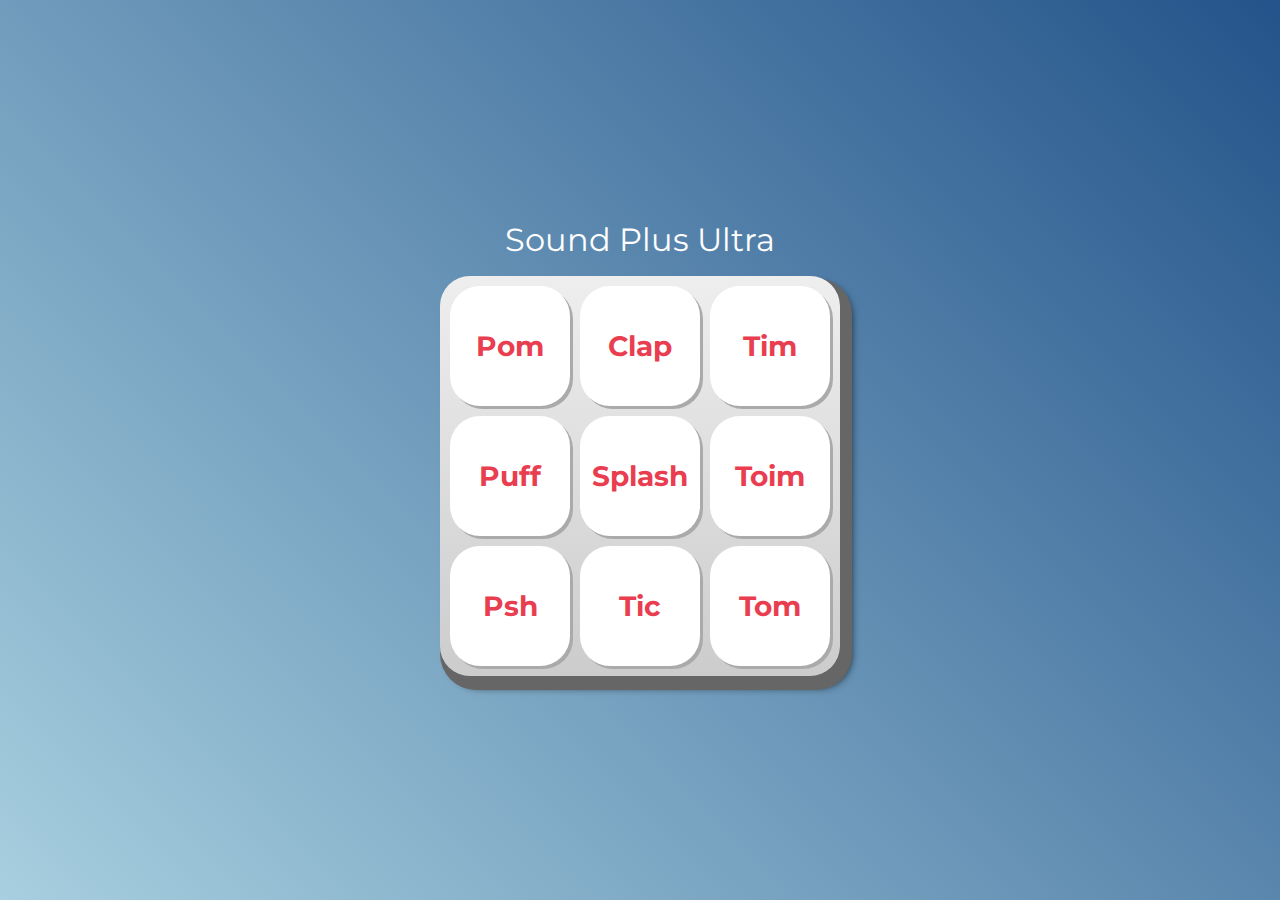
<file: Dia 06/index.html>
<!DOCTYPE html>
<html lang="pt-BR">
<head>
    <meta charset="UTF-8">
    <meta name="author" content="Thiago Santos Tassinari">
    <meta name="email" content="devtassinari@gmail.com">
    <meta name="viewport" content="width=device-width, initial-scale=1.0">

    <title>🔊Sound Plus Ultra</title>

    <link rel="preconnect" href="https://fonts.googleapis.com">
    <link rel="preconnect" href="https://fonts.gstatic.com" crossorigin>
    <link href="https://fonts.googleapis.com/css2?family=Montserrat:wght@500;600&display=swap" rel="stylesheet">

    <link rel="icon" type="image/png" href="images/bateria.png">
    <link rel="stylesheet" href="./src/css/reset.css">
    <link rel="stylesheet" href="./src/css/styles.css">

</head>
<body>

    <h1>Sound Plus Ultra</h1>

    <section class="keyboard">
        <button class="key key_pom">Pom</button>
        <button class="key key_clap">Clap</button>
        <button class="key key_tim">Tim</button>

        <button class="key key_puff">Puff</button>
        <button class="key key_splash">Splash</button>
        <button class="key key_toim">Toim</button>

        <button class="key key_psh">Psh</button>
        <button class="key key_tic">Tic</button>
        <button class="key key_tom">Tom</button>
    </section>

    <audio src="./src/assets/sounds/keyq.wav" id="sound_key_pom"></audio>
    <audio src="./src/assets/sounds/keyw.wav" id="sound_key_clap"></audio>
    <audio src="./src/assets/sounds/keye.wav" id="sound_key_tim"></audio>
    <audio src="./src/assets/sounds/keya.wav" id="sound_key_puff"></audio>
    <audio src="./src/assets/sounds/keys.wav" id="sound_key_splash"></audio>
    <audio src="./src/assets/sounds/keyd.wav" id="sound_key_toim"></audio>
    <audio src="./src/assets/sounds/keyz.wav" id="sound_key_psh"></audio>
    <audio src="./src/assets/sounds/keyx.wav" id="sound_key_tic"></audio>
    <audio src="./src/assets/sounds/keyc.wav" id="sound_key_tom"></audio>

    <script src="./main.js"></script>

</body>
</html>
</file>
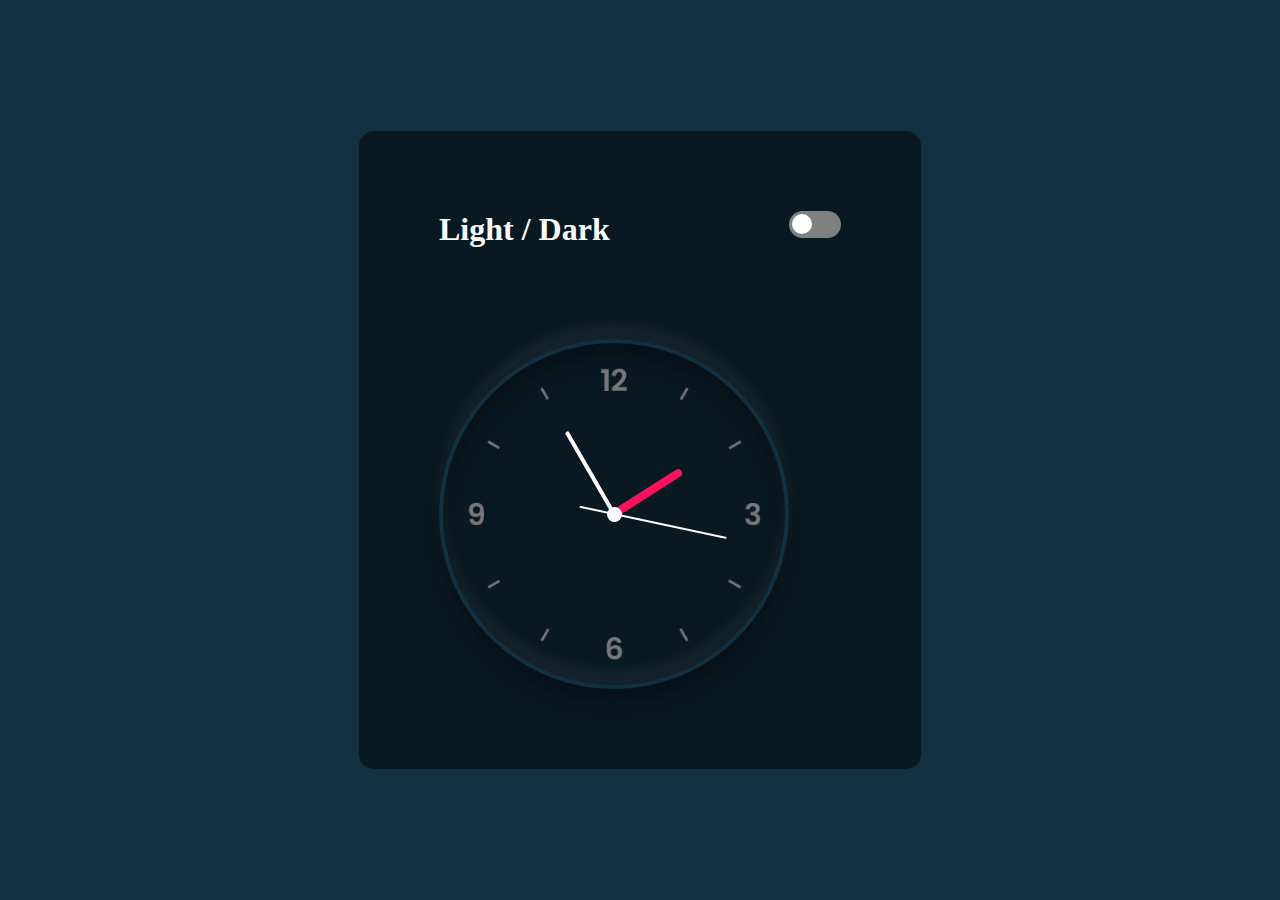
<file: Dia 08/index.html>
<!DOCTYPE html>
<html lang="en">

<head>
    <meta charset="UTF-8">
    <meta name="author" content="Thiago Santos Tassinari">
    <meta name="description" content="Clock Analogic">
    <meta name="viewport" content="width=device-width, initial-scale=1.0">
    <title>Clock UI Dark</title>
    <link rel="stylesheet" href="./src/css/main.css">
    <link rel="stylesheet" href="./src/css/container.css">
</head>

<body>
    <div class="container">
        <h1 class="active">Light / Dark</h1>
        <div class="toggle">
            <input type="checkbox" id="switch" name="theme">
            <label for="switch"></label>
        </div>

        <div class="clock">
            <div class="hour">
                <div class="hr" id="hr"></div>
            </div>
            <div class="min">
                <div class="mn" id="mn"></div>
            </div>
            <div class="sec">
                <div class="sc" id="sc"></div>
            </div>
        </div>
    </div>

    <script type="text/javascript" src="./src/scripts/main.js"></script>
    <script src="./src/scripts/theme.js"></script>
</body>

</html>
</file>
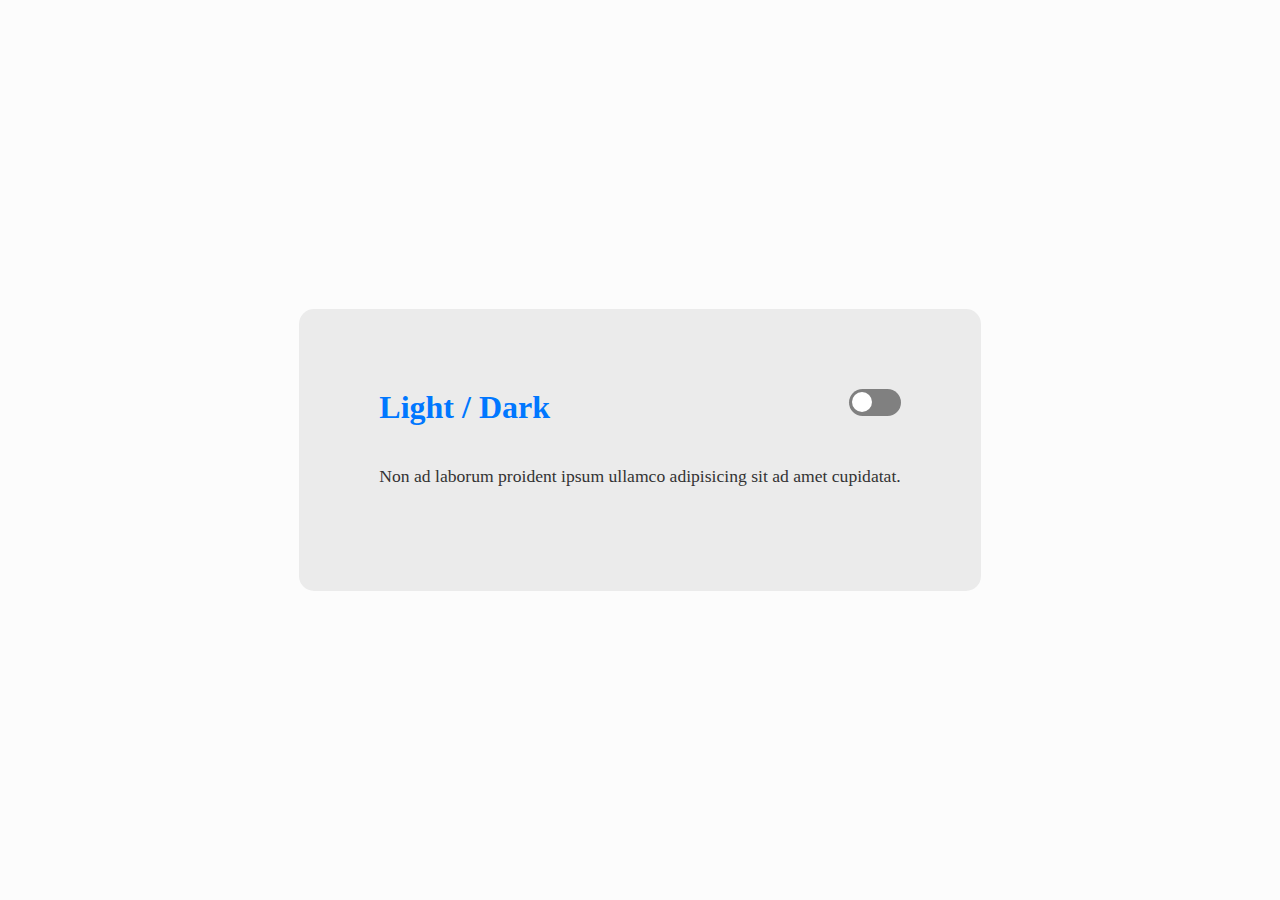
<file: Dia 09/index.html>
<!DOCTYPE html>
<html lang="pt-br">

<head>
    <meta charset="UTF-8">
    <meta name="author" content="Thiago Santos Tassinari">
    <meta name="email" content="devtassinari@gmail.com">
    <meta name="viewport" content="width=device-width, initial-scale=1.0">
    <title>Dark Mode</title>
    <link rel="stylesheet" href="./src/css/theme.css">
</head>

<body>
    <div class="container">
        <h1>Light / Dark</h1>
        <div class="toggle">
            <input type="checkbox" id="switch" name="theme">
            <label for="switch">Toggle</label></div>
        <p>Non ad laborum proident ipsum ullamco adipisicing sit ad amet cupidatat.</p>
        </div>
    </div>
    <script src="./src/scripts/main.js"></script>
</body>

</html>
</file>
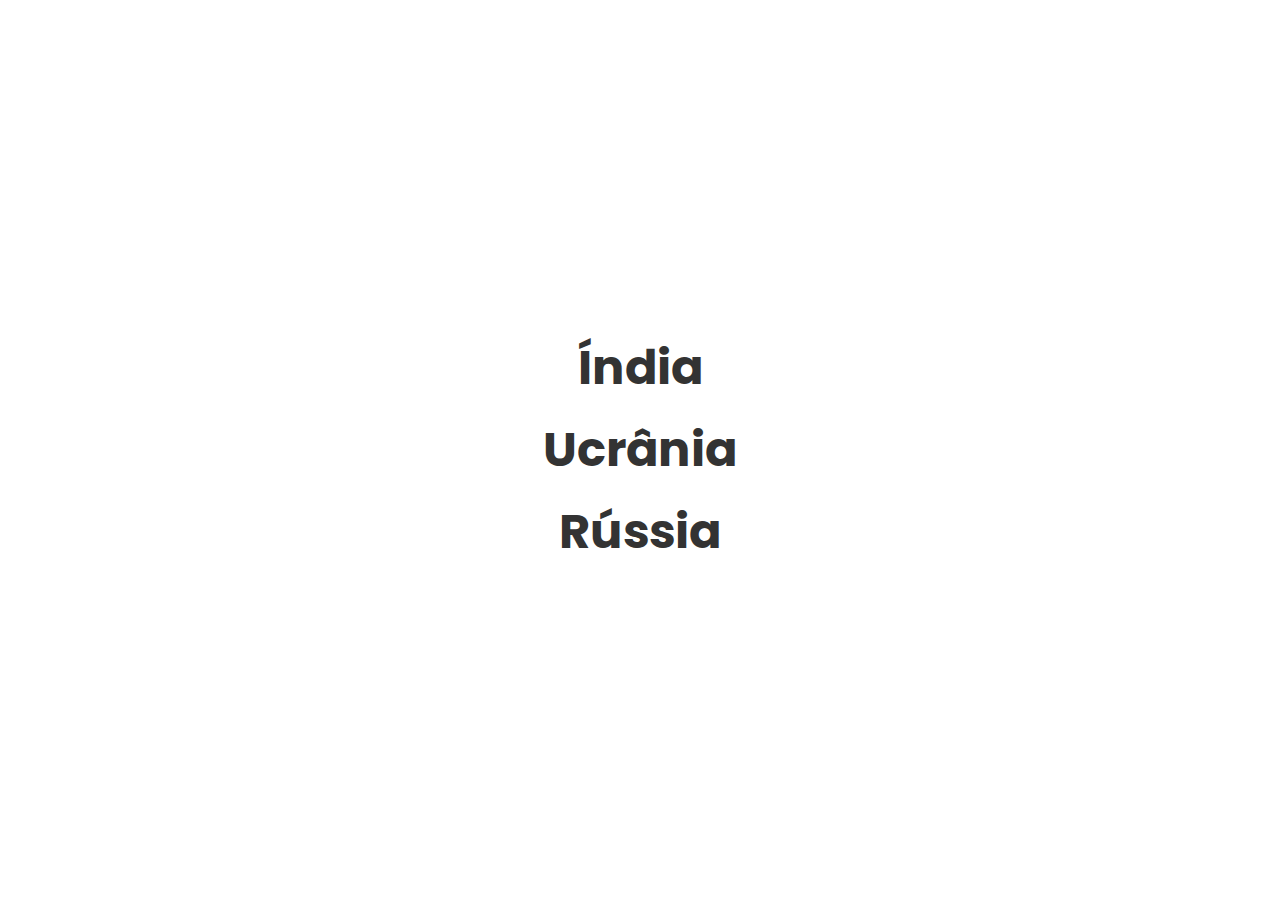
<file: Dia 11/index.html>
<!DOCTYPE html>
<html lang="pt-BR">
<head>
    <meta charset="UTF-8">
    <meta name="author" content="Thiago Santos Tassinari">
    <meta name="email" content="devtassinari@gmail.com">
    <meta name="description" content="Projeto css30dias">
    <meta name="viewport" content="width=device-width, initial-scale=1.0">
    <title>CSS Text Hover Effects</title>
    <link rel="stylesheet" href="./src/css/main.css">
</head>
<body>
    <ul>
        <li data-text="Índia">Índia</li>
        <li data-text="Ucrânia">Ucrânia</li>
        <li data-text="Rússia">Rússia</li>
    </ul>
</body>
</html>
</file>
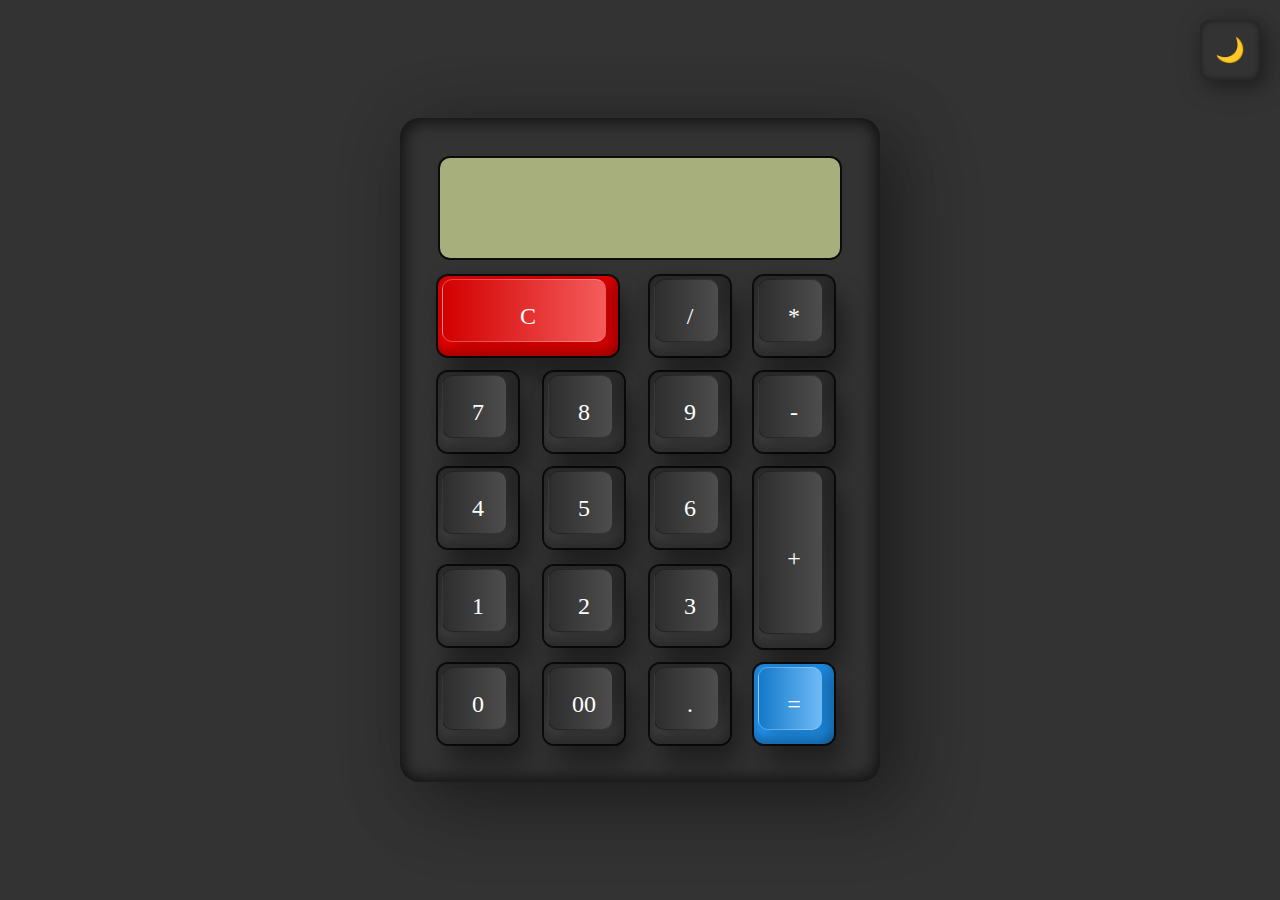
<file: Dia 01/calculator/index.html>
<!DOCTYPE html>
<html lang="en">
<head>
    <meta charset="UTF-8">
    <meta name="author" content="Thiago Santos Tassinari">
    <meta name="viewport" content="width=device-width, initial-scale=1.0">
    <title>Calculator UI Design | Claymorphism</title>
    <link rel="stylesheet" href="./styles.css">
</head>
<body>
    <div class="btn">
        <strong>🌙</strong>
        <strong>☀️</strong>
    </div>
    <div class="container">
        <form class="calculator" name="calc">
            <input type="text" class="value" readonly name="txt">
            <span class="num clear" onclick="calc.txt.value=
            ''"><i>C</i></span>
            <span class="num" onclick="calc.txt.value+=
            '/'"><i>/</i></span>
            <span class="num" onclick="calc.txt.value+=
            '*'"><i>*</i></span>
            <span class="num" onclick="calc.txt.value+=
            '7'"><i>7</i></span>
            <span class="num" onclick="calc.txt.value+=
            '8'"><i>8</i></span>
            <span class="num" onclick="calc.txt.value+=
            '9'"><i>9</i></span>
            <span class="num" onclick="calc.txt.value+=
            '-'"><i>-</i></span>
            <span class="num" onclick="calc.txt.value+=
            '4'"><i>4</i></span>
            <span class="num" onclick="calc.txt.value+=
            '5'"><i>5</i></span>
            <span class="num" onclick="calc.txt.value+=
            '6'"><i>6</i></span>
            <span class="num plus" onclick="calc.txt.value+=
            '+'"><i>+</i></span>
            <span class="num" onclick="calc.txt.value+=
            '1'"><i>1</i></span>
            <span class="num" onclick="calc.txt.value+=
            '2'"><i>2</i></span>
            <span class="num" onclick="calc.txt.value+=
            '3'"><i>3</i></span>
            <span class="num" onclick="calc.txt.value+=
            '0'"><i>0</i></span>
            <span class="num" onclick="calc.txt.value+=
            '00'"><i>00</i></span> 
            <span class="num" onclick="calc.txt.value+=
            '.'"><i>.</i></span>     
            
            <span class="num equal" onclick="document.calc.txt.
            value=eval(calc.txt.value)"><i>=</i></span>
        </form>
    </div>

    <script>
        let body = document.querySelector('body')
        let btn = document.querySelector('.btn')
        
        btn.onclick = function() {
            body.classList.toggle('light')
        }
    </script>
</body>
</html>
</file>
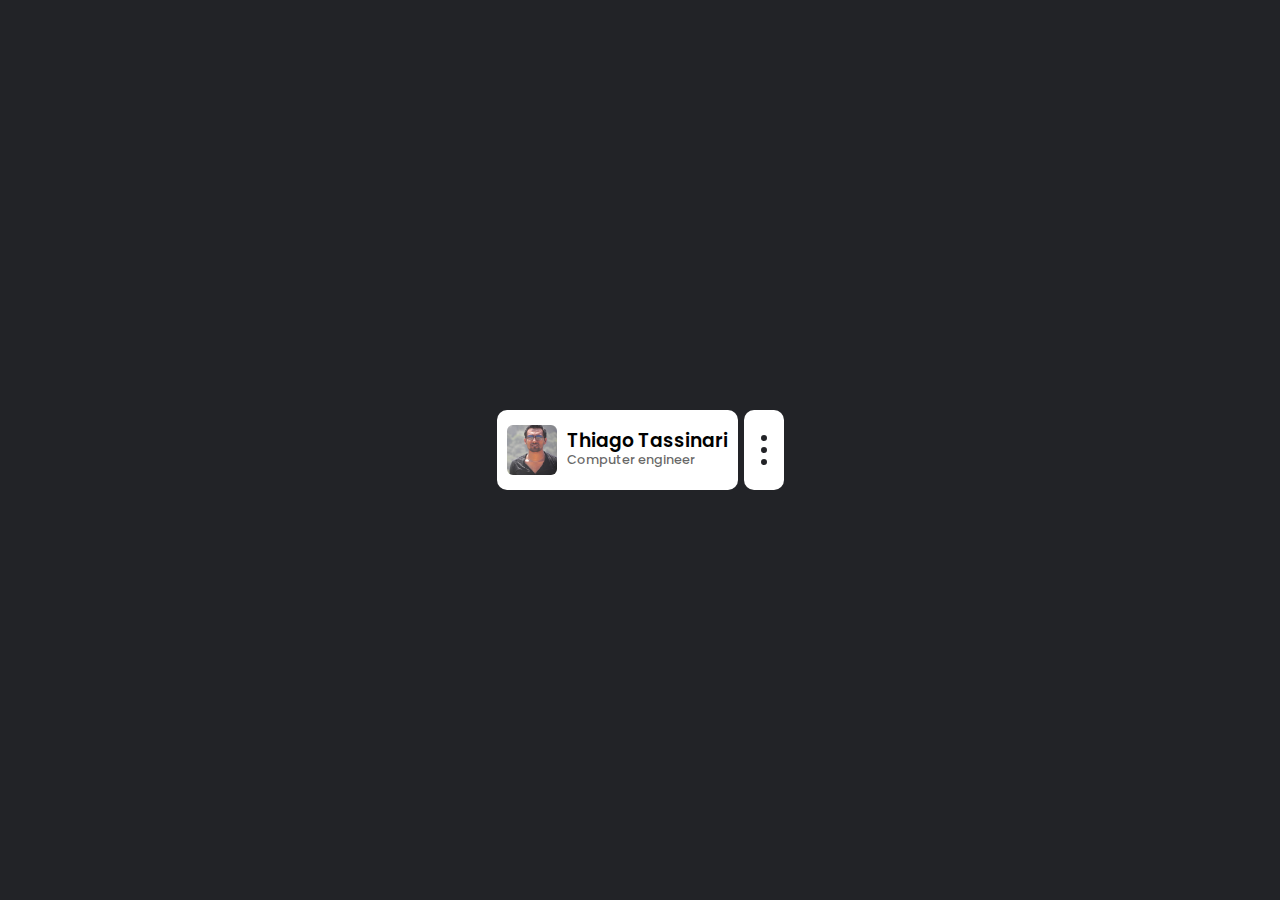
<file: Dia 02/Action Menu Microinteractions  Animated/index.html>
<!DOCTYPE html>
<html lang="en">
<head>
    <meta charset="UTF-8">
    <meta name="author" content="Thiago Santos Tassinari">
    <meta name="viewport" content="width=device-width, initial-scale=1.0">
    <title>Action Menu Microinteractions</title>
    <link rel="stylesheet" href="https://cdnjs.cloudflare.com/ajax/libs/font-awesome/6.0.0-beta3/css/all.min.css"
    integrity="sha512-Fo3rlrZj/k7ujTnHg4CGR2D7kSs0v4LLanw2qksYuRlEzO+tcaEPQogQ0KaoGN26/zrn20ImR1DfuLWnOo7aBA==" 
    crossorigin="anonymous" referrerpolicy="no-referrer" />
    <link rel="stylesheet" href="./styles.css">
</head>
<body>
    <div class="list">
        <div class="user">
            <div class="imgBx">
                <img src="./src/assets/img/person.png" alt="Picture of the user">
            </div>
            <div class="details">
                <h3>Thiago Tassinari</h3>
                <p>Computer engineer</p>
            </div>
        </div>
        <div class="navigation">
            <span><i class="fa-solid fa-pen-to-square"></i></span>
            <span><i class="fa-regular fa-heart"></i></span>
            <span><i class="fa-regular fa-trash-can"></i></span>
        </div>
    </div>

    <script>
        let navigation = document.querySelector('.navigation');
        navigation.onclick = () => { 
            navigation.classList.toggle('active');
        };

        let imgBx = document.querySelector('imgBx');
        imgBx.hover = () => {
            imgBx.classList.target();
        }
    </script>
</body>
</html>
</file>
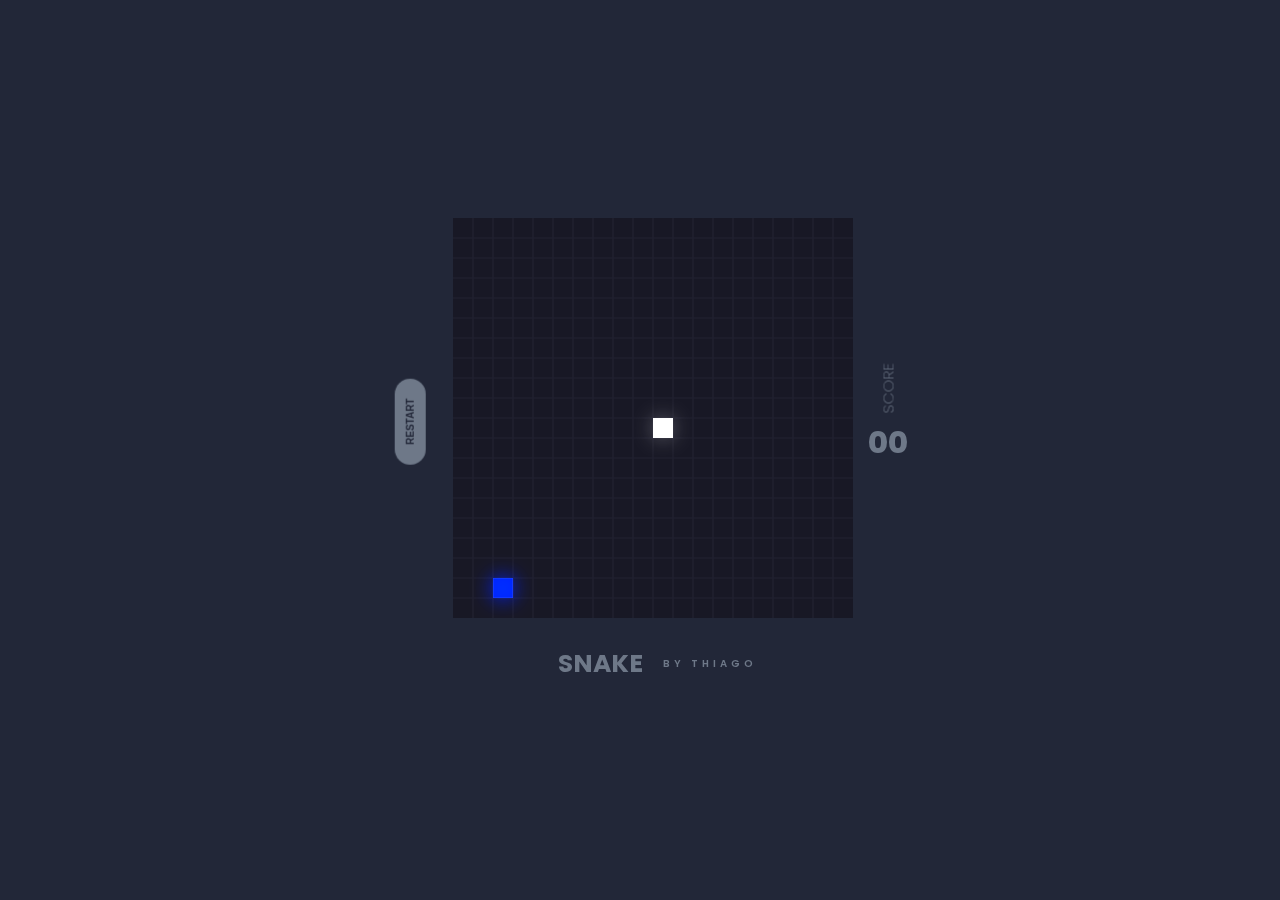
<file: Dia 02/Game Snake/index.html>
<!DOCTYPE html>
<html lang="en">
<head>
    <meta charset="UTF-8">
    <meta name="author" content="Thiago Santos Tassinari">
    <meta name="viewport" content="width=device-width, initial-scale=1.0">
    <title>Game Snake</title>
    <link rel="stylesheet" href="styles.css">
</head>

<body>
    <div class="container noselect">
        <div class="wrapper">
            <button id="replay">
                <i class="fas fa-play"></i>
                RESTART
            </button>
            <div id="canvas">

            </div>
            <div id="ui">
                <h2>SCORE
                </h2>
                <span id="score">00</span>
            </div>
        </div>
        <div id="author">
            <h1>SNAKE</h1> <span>by Thiago</span>
        </div>
    </div>
    <script src="./main.js"></script>
</body>

</html>
</file>
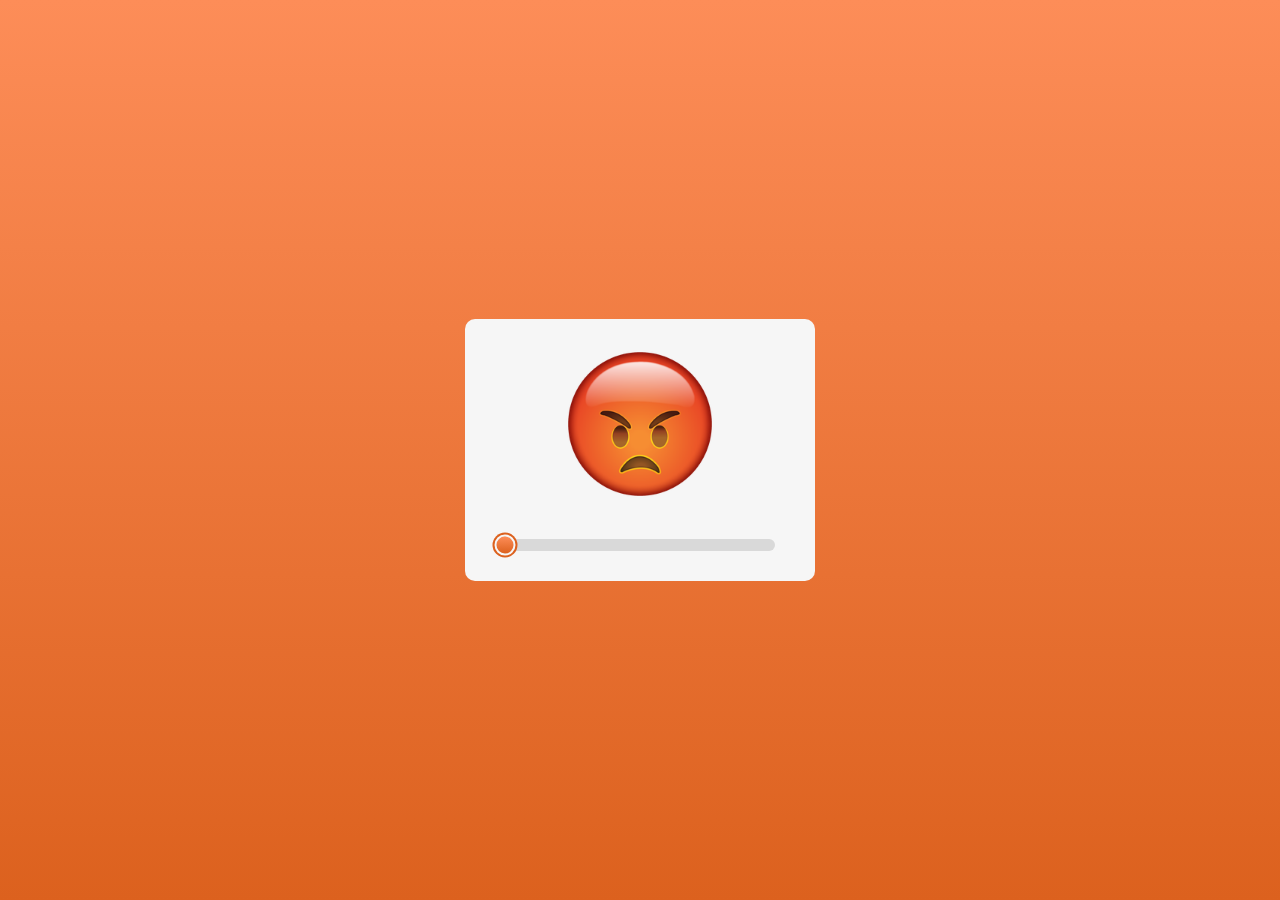
<file: Dia 03/Custom Emoji Range Slider/index.html>
<!DOCTYPE html>
<html lang="en">
<head>
    <meta charset="UTF-8">
    <meta name="author" content="Thiago Santos Tassinari">
    <meta name="email" content="devtassinari@gmail.com">
    <meta name="viewport" content="width=device-width, initial-scale=1.0">
    <title>Custom Emoji Range Slider</title>
    <link rel="stylesheet" href="./src/styles/main.css">
</head>
<body>
    <div class="wrapper">
        <div class="section">
            <div class="emojis">
                <li class="slide-icon"><img src="./src/assets/img/emoji1.png" alt=""></li>
                <li><img src="./src/assets/img/emoji2.png" alt=""></li>
                <li><img src="./src/assets/img/emoji3.png" alt=""></li>
                <li><img src="./src/assets/img/emoji4.png" alt=""></li>
                <li><img src="./src/assets/img/emoji5.png" alt=""></li>
            </div>
        </div>
        <div class="slider">
            <div class="thumb"><span></span></div>
            <div class="progress-bar"></div>
            <input type="range" min="0" max="100" value="0">
        </div>
    </div>
    
    <script src="./src/scripts/main.js"></script>
</body>
</html>
</file>
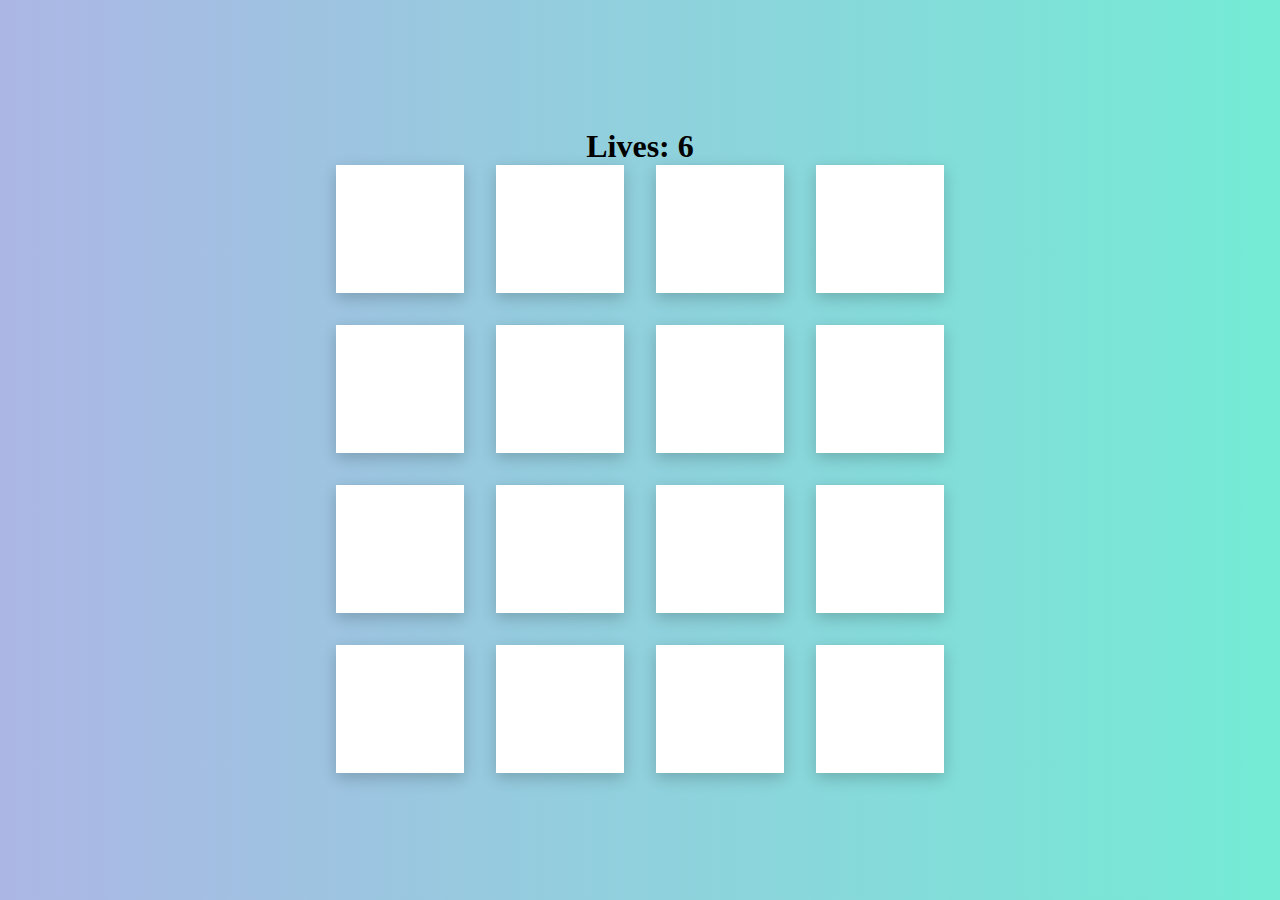
<file: Dia 04/Memory Card Game/index.html>
<!DOCTYPE html>
<html lang="en">
<head>
    <meta charset="UTF-8">
    <meta name="author" content="Thiago Santos Tassinari">
    <meta name="email" content="devtassinari@gmail.com">
    <meta name="description" content="Game of memory">
    <meta name="viewport" content="width=device-width, initial-scale=1.0">
    <title>Memory Card Game</title>
    <link rel="stylesheet" href="./src/css/styles.css">
</head>
<body>
    <h1>Lives: <span class=""playerLivesCount></span></h1>
    <section></section>
    <script src="./src/scripts/main.js"></script>
</body>
</html>
</file>
<file: Dia 06/src/css/styles.css>
:root {
    --cinza: #aaa;
    --vermelha: #e93d50;
    --vermelha-escura: #af303f;
    --branca: #fff;
    --luz: rgb(229, 255, 0);
}

body {
    align-items: center;
    background: linear-gradient(45deg, #a7cfdf 0%, #23538a 100%);
    display: flex;
    justify-content: center;
    flex-direction: column;
    font-family: 'Montserrat', sans-serif;
    min-height: 100vh;
}

h1 {
    color: var(--branca);
    margin-bottom: 20px;
    font-size: 2rem;
}

.keyboard {
    background: linear-gradient(to bottom, #eeeeee 0%,#cccccc 100%);
    box-shadow: 6px 8px 0 6px #666, 10px 10px 10px #000;
    border-radius: 30px;
    display: grid;
    gap: 10px;
    grid-template-columns: repeat(3, 1fr);
    padding: 10px;
}

.key {
    background-color: var(--branca);
    border-radius: 30px;
    box-shadow: 3px 3px 0 var(--cinza);
    color: var(--vermelha);
    cursor: pointer;
    height: 120px;
    font-size: 1.75em;
    font-weight: bold;
    line-height: 120px;
    text-align: center;
    width: 120px;
}  

.key.press,
.key:active {
  background-color: var(--vermelha);
  border: 4px solid  var(--vermelha);
  box-shadow: 3px 3px 0 var(--vermelha-escura) inset;
  color: var(--branca);
  outline: none;
}

.key.focus,
.key:focus {
  outline: none;
  box-shadow: 1px 1px 10px var(--luz);
}

.key.press:focus,
.key:active:focus {
  box-shadow: 3px 3px 0 var(--vermelha-escura) inset, 1px 1px 10px var(--luz);
}
</file>
<file: Dia 08/src/css/main.css>
* {
    margin: 0;
    padding: 0;
    box-sizing: border-box;
}

body {
    background: #12303f;
    display: flex;
    justify-content: center;
    align-items: center;
    min-height: 100vh;
}


.clock {
    width: 350px;
    height: 350px;
    display: flex;
    justify-content: center;
    align-items: center;
    background: url(../assets/img/clock.png);
    background-size: cover;
    border: 4px solid #12303f;
    border-radius: 50%;
    box-shadow: 0 -15px 15px rgba(255, 255, 255, 0.05),
                inset 0 -15px 15px rgba(255, 255, 255, 0.05),
                0 15px 15px rgba(0, 0, 0, 0.3),
                inset 0 15px 15px rgba(0, 0, 0, 0.3);
}

.clock::before {
    content: '';
    position: absolute;
    width: 15px;
    height: 15px;
    background: #fff;
    border-radius: 50%;
    z-index: 10000;
}

.clock .hour, 
.clock .min, 
.clock .sec 
{
    position: absolute;
}

.clock .hour, .hr {
    width: 160px;
    height: 160px;
}

.clock .min, .mn {
    width: 190px;
    height: 190px;
}

.clock .sec, .sc {
    width: 230px;
    height: 230px;
}

.hr, .mn, .sc {
    display: flex;
    justify-content: center;
    /* align-items: center; */
    position: absolute;
    border-radius: 50%;
}

.hr:before {
    content: '';
    position: absolute;
    width: 8px;
    height: 80px;
    background: #FF105E;
    z-index: 10;
    border-radius: 6px 6px 0 0;
}

.mn:before {
    content: '';
    position: absolute;
    width: 4px;
    height: 90px;
    background: #fff;
    z-index: 11;
    border-radius: 6px 6px 0 0;
}

.sc:before {
    content: '';
    position: absolute;
    width: 2px;
    height: 150px;
    background: #fff;
    z-index: 12;
    border-radius: 6px 6px 0 0;
}
</file>
<file: Dia 08/src/css/container.css>
html {
    height: 100%;
    font-family: 'Montserrat';

    display: grid;
    align-items: center;
    justify-items: center;

    --bg: #FCFCFC;
    --bg-panel: #091921;
}

.container {
    background-color: var(--bg-panel);

    margin: 5em;
    padding: 5em;

    border-radius: 15px;

    display: grid;
    grid-template-columns: 80% auto;
    grid-template-rows: auto auto;
    grid-template-areas: 
        "title switch"
        "content content"
    ;
}

h1 {
    margin: 0;
    min-height: 4em;
    color: var(--bg);
}

p {
    grid-area: content;
    font-size: 1.1em;
    line-height: 1.8em;
    margin-top: 2em;
}

input[type=checkbox]{
    height: 0;
    width: 0;
    visibility: hidden;
}

label {
    cursor: pointer;
    text-indent: -9999px;
    width: 52px;
    height: 27px;
    background: grey;
    float: right;
    border-radius: 100px;
    position: relative;
}

label::after{
    content: '';
    position: absolute;
    top: 3px;
    left: 3px;
    width: 20px;
    height: 20px;
    background-color: white;
    border-radius: 90px;
    transition: 0.3s;
}

input:checked + label {
    background-color: var(--color-headings);
}

input:checked + label::after {
    left: calc(100% - 5px);
    transform: translateX(-100%);
}

label:active:after {
    width: 45px;
}
</file>
<file: Dia 09/src/css/theme.css>
html {
    height: 100%;
    font-family: 'Montserrat';

    display: grid;
    align-items: center;
    justify-items: center;

    --bg: #FCFCFC;
    --bg-panel: #EBEBEB;
    --color-headings: #0077FF;
    --color-text: #333333;
}

body {
    background-color: var(--bg);
}

.container {
    background-color: var(--bg-panel);

    margin: 5em;
    padding: 5em;

    border-radius: 15px;

    display: grid;
    grid-template-columns: 80% auto;
    grid-template-rows: auto auto;
    grid-template-areas: 
        "title switch"
        "content content"
    ;
}

h1 {
    margin: 0;
    color: var(--color-headings);
}

p {
    color: var(--color-text);
    grid-area: content;
    font-size: 1.1em;
    line-height: 1.8em;
    margin-top: 2em;
}

input[type=checkbox]{
    height: 0;
    width: 0;
    visibility: hidden;
}

label {
    cursor: pointer;
    text-indent: -9999px;
    width: 52px;
    height: 27px;
    background: grey;
    float: right;
    border-radius: 100px;
    position: relative;
}

label::after{
    content: '';
    position: absolute;
    top: 3px;
    left: 3px;
    width: 20px;
    height: 20px;
    background-color: white;
    border-radius: 90px;
    transition: 0.3s;
}

input:checked + label {
    background-color: var(--color-headings);
}

input:checked + label::after {
    left: calc(100% - 5px);
    transform: translateX(-100%);
}

label:active:after {
    width: 45px;
}
</file>
<file: Dia 11/src/css/main.css>
@import url(https://fonts.googleapis.com/css?family=Poppins:100,100italic,200,200italic,300,300italic,regular,italic,500,500italic,600,600italic,700,700italic,800,800italic,900,900italic);

* {
    margin: 0;
    padding: 0;
    box-sizing: border-box;
    font-family: 'Poppins', sans-serif;
}

body {
    display: flex;
    justify-content: center;
    align-items: center;
    min-height: 100vh;
    background: #ffffff;
    overflow: hidden;
}

ul {
    position: relative;
    display: flex;
    flex-direction: column;
    gap: 10px;
}

ul li {
    color: #333333;
    font-size: 3em;
    font-weight: bold;
    list-style: none;
    text-align: center;
    cursor: pointer;
    transition: 0.5s;
    padding: 0 20px;
    border-radius: 10px;
}

ul:hover li {
    color: transparent;
    -webkit-text-stroke: 1px #000000;
}

ul li:hover {
    color: #333;
    background: #FFFFFF;
    box-shadow: 0 5px 15px rgba(0, 0, 0, 0.075);
}

ul li::before {
    content: '';
    position: absolute;
    top: 50%;
    left: 50%;
    transform: translate(-50%, -50%);
    width: 100vw;
    height: 100vh;
    background: #F00000;
    z-index: -1;
    display: flex;
    justify-content: center;
    align-items: center;
    opacity: 0;
    transition: 0.5s;
    color: rgba(0, 0, 0, 0.05);
    font-size: 18vw;
    -webkit-text-stroke: 0px #000000;
    letter-spacing: 100px;
}

ul li:hover::before {
    content: attr(data-text);
    opacity: 1;
    letter-spacing: 10px;
}

ul li:nth-child(1)::before {
    background: linear-gradient(#FF9A33 0%, #FF9A33 33%, #FFFFFF 33%,#FFFFFF 66%, #138807 66%, #138807 100%);
}

ul li:nth-child(2)::before {
    background: linear-gradient(#005BBC 0%, #005BBC 50%, #FFD600 50%,#FFD600 100%, #138807 66%, #138807 100%);
}

ul li:nth-child(3)::before {
    background: linear-gradient(#FFFFFF 0%, #FFFFFF 33%, #0039A6 33%,#0039A6 66%, #D52B1E 66%, #D52B1E 100%);
}
</file>
<file: Dia 01/calculator/styles.css>
* {
    margin: 0;
    padding: 0;box-sizing: border-box;
    font-family: consolas;
}

body {
    display: flex;
    justify-content: center;
    align-items: center;
    min-height: 100vh;
    background: #333333;
}

body.light {
    background: #f8f8f8;
}

.container {
    position: relative;
    min-width: 300px;
    min-height: 400px;
    background: #333333;
    padding: 40px 30px 30px;
    border-radius: 20px;
    box-shadow: 25px 25px 75px rgba(0, 0, 0, 0.25), 10px 10px 70px rgba(0, 0, 0, 0.25),
                inset -5px -5px 15px rgba(0, 0, 0, 0.5),
                inset 5px 5px 15px rgba(0, 0, 0, 0.5)
}

body.light .container {
    background: #FAFAFA;
    box-shadow: 25px 25px 75px rgba(0, 0, 0, 0.15), 
                10px 10px 70px rgba(0, 0, 0, 0.15),
                inset -5px -5px 15px rgba(0, 0, 0, 0.15),
                inset 5px 5px 15px rgba(0, 0, 0, 0.05)
}

.calculator {
    position: relative;
    display: grid;
}

.calculator .value {
    position: relative;
    grid-column: span 4;
    height: 100px;
    left: 10px;
    width: calc(100% - 20px);
    border: none;
    outline: none;
    background: #A7AF7C;
    margin-bottom: 10px;
    border-radius: 10px;
    box-shadow: 0 0 0 2px rgba(0, 0, 0, 0.75);
    text-align: right;
    padding: 10px;
    font-size: 2em;
}

.calculator span {
    color: #FFFFFF;
    position: relative;
    display: grid;
    place-items: center;
    width: 80px;
    height: 80px;
    margin: 8px;
    background: linear-gradient(180deg, #2F2F2F, #3F3F3F);
    box-shadow: inset -8px 0 8px rgba(0, 0, 0, 0.15),
                inset 0 -8px 8px rgba(0, 0, 0, 0.25),
                0 0 0 2px rgba(0, 0, 0, 0.75),
                10px 20px 25px rgba(0, 0, 0, 0.4);
    user-select: none;
    cursor: pointer;
    font-weight: 400;
    border-radius: 10px;
}

body.light .calculator span {
    background: linear-gradient(180deg, #FAFAFA, #F4F4F4);
    box-shadow: inset -8px 0 8px rgba(0, 0, 0, 0.15),
                inset 0 -8px 8px rgba(0, 0, 0, 0.15),
                0 0 0 2px rgba(0, 0, 0, 1),
                10px 20px 25px rgba(0, 0, 0, 0.25);
}

.calculator span::before {
    content: '';
    position: absolute;
    top: 3px;
    right: 12px;
    left: 4px;
    bottom: 14px;
    background: linear-gradient(90deg, #2D2D2D, #4D4D4D);
    border-radius: 10px;
    box-shadow: -5px -5px 15px rgba(0, 0, 0, 0.1),
                10px 5px 10px rgba(0, 0, 0, 0.15);
    border-left: 1px solid #0004;
    border-bottom: 1px solid #0004;
    border-top: 1px solid #0004
}

body.light .calculator span::before {
    background: linear-gradient(90deg, #E6E6E6, #EFEFEF);
    border-radius: 10px;
    box-shadow: -10px -10px -10px rgba(255, 255, 255, 0.25),
                10px 5px 10px rgba(0, 0, 0, 0.15);
    border-left: 1px solid #FFF4;
    border-bottom: 1px solid #FFF4;
    border-top: 1px solid #FFF9
}

.calculator span:active {
    filter: brightness(1.5)
}

body.light .calculator span:active {
    filter: brightness(0.9);
}

.calculator span i {
    position: relative;
    font-size: 1.5em;
    font-style: normal;
    text-transform: uppercase;
}

body.light .calculator span i {
    color: #333333;
}

body.light .calculator span.clear i,
body.light .calculator span.equal i {
    color: #FFFFFF;
}

body.light .calculator .clear,
.calculator .clear {
    grid-column: span 2;
    width: 180px;
    background: #F00000;
}
body.light .calculator .clear::before,
.calculator .clear::before {
    background: linear-gradient(90deg, #D20000, #FFFFFF5C);
    border-left: 1px solid #FFF4;
    border-bottom: 1px solid #FFF4;
    border-top: 1px solid #FFF4
}

.calculator .plus {
    grid-row: span 2;
    height: 180px;
}
body.light .calculator .equal,
.calculator .equal {
    background: #2196F3;
}

body.light .calculator .equal::before,
.calculator .equal::before {
    background: linear-gradient(90deg, #1479C9, #FFFFFF5C);
    border-left: 1px solid #FFF4;
    border-bottom: 1px solid #FFF4;
    border-top: 1px solid #FFF4
}

.btn {
    position: absolute;
    top: 20px;
    right: 20px;
    height: 60px;
    width: 60px;
    background: #333333;
    font-size: 1.5em;
    box-shadow: 5px 5px 15px rgba(0, 0, 0, 0.25),
                5px 5px 30px rgba(0, 0, 0, 0.25),
                inset -2px -2px 5px rgba(0, 0, 0, 0.25),
                inset 2px 2px 5px rgba(0, 0, 0, 0.25);
    display: flex;
    justify-content: center;
    align-items: center;   
    cursor: pointer;
    border-radius: 10px;            
}

body.light .btn {
    background: #FAFAFA;
    box-shadow: 5px 5px 15px rgba(0, 0, 0, 0.1),
    5px 5px 30px rgba(0, 0, 0, 0.05),
    inset -2px -2px 5px rgba(0, 0, 0, 0.1),
    inset 2px 2px 5px rgba(0, 0, 0, 0.05);
}

.btn strong {
    display: none;
}

.btn strong:nth-child(1) {
    display: block;
}

body.light .btn strong:nth-child(1) { 
    display: none;
}

body.light .btn strong:nth-child(2) { 
    display: block;
}
</file>
<file: Dia 02/Action Menu Microinteractions  Animated/styles.css>
@import url(https://fonts.googleapis.com/css?family=Poppins:100,100italic,200,200italic,300,300italic,regular,italic,500,500italic,600,600italic,700,700italic,800,800italic,900,900italic);

* {
    margin: 0;
    padding: 0;
    box-sizing: border-box;
    font-family: 'Poppins', sans-serif;
}

body {
    display: flex;
    justify-content: center;
    align-items: center;
    min-height: 100vh;
    background: #222327;
}

.list {
    display: flex;
    gap: 6px;
}

.list .user {
    position: relative;
    background: #FFFFFF;
    border-radius: 10px;
    height: 80px;
    display: flex;
    justify-content: center;
    align-items: center;
    padding: 10px;
    gap: 10px
}

.list .user .imgBx {
    cursor: pointer;
    position: relative;
    width: 50px;
    height: 50px;
    overflow: hidden;
    border-radius: 6px;
}

.list .user .imgBx:hover {
    width: 4em;
    height: 4em;
    opacity: 0.95;
    filter: brightness(1.2);
}

.list .user .imgBx img {
    position: absolute;
    top: 0;
    left: 0;
    width: 100%;
    height: 100%;
    object-fit: cover;
}

.list .user .details {
    display: flex;
    flex-direction: column;
    justify-content: center;
}

.list .user .details h3 {
    font-weight: 600;
    line-height: 1.1em;
}    

.list .user .details p {
    font-weight: 500;
    font-size: 0.8em;
    color: rgba(0, 0, 0, 0.6);
}

.navigation {
    position: relative;
    width: 40px;
    height: 80px;
    background: #FFFFFF;
    border-radius: 10px;
    cursor: pointer;
    transition: 0.5s;
    display: flex;
    justify-content: center;
    align-items: center;
}

.navigation.active {
    width: 200px;
}

.navigation span {
    position: absolute;
    width: 6px;
    height: 6px;
    background: #222327;
    border-radius: 50%;
    transition: 0.5s;
    display: flex;
    justify-content: center;
    align-items: center;
    border: 3px solid #222327; 
}

.navigation span:nth-child(1) {
    transform: translateY(-12px);
}

.navigation span:nth-child(3) {
    transform: translateY(12px);
}

.navigation.active span {
    width: 50px;
    height: 50px;
    transition: 0.5s;
} 

/* .navigation.active span:nth-child(1),
.navigation.active span:nth-child(3) 
{
    transform: translateY(0)
} */

.navigation.active span:nth-child(1) {
    transform: translateY(0) translateX(-60px)
}

.navigation.active span:nth-child(3) {
    transform: translateY(0) translateX(60px)
}

.navigation span i {
    transition: 0.5s;
    font-size: 0em;
}

.navigation.active span i {
    color: #FFFFFF;
    font-size: 1.25em;
}

.navigation.active span:hover {
    background: #29FD53;
}

.navigation.active span:hover i {
    color: #222327;
}
</file>
<file: Dia 02/Game Snake/styles.css>
@import url(https://fonts.googleapis.com/css?family=Poppins:500,800);

* {
    padding: 0;
    margin: 0;
    box-sizing: border-box;
}

button:focus {
    outline: 0;
}

html,
body {
    height: 100%;
    font-family: 'Poppins', sans-serif;
    color: #6E7888;
}

body {
    background-color: #222738;
    display: flex;
    justify-content: center;
    align-items: center;
    color: #6E7888;
}

canvas {
    background-color: #181825;
}

.container {
    display: flex;
    width: 100%;
    height: 100%;
    flex-flow: column wrap;
    justify-content: center;
    align-items: center;
}

#ui {
    display: flex;
    align-items: center;
    font-size: 10px;
    flex-flow: column;
    margin-left: 10px;
}

h2 {
    font-weight: 200;
    transform: rotate(270deg);
}

#score {
    margin-top: 20px;
    font-size: 30px;
    font-weight: 800;
}

.noselect {
    user-select: none;
}

#replay {
    font-size: 10px;
    padding: 10px 20px;
    background: #6E7888;
    border: none;
    color: #222738;
    border-radius: 20px;
    font-weight: 800;
    transform: rotate(270deg);
    cursor: pointer;
    transition: all 200ms cubic-bezier(0.4, 0, 0.2, 1);
}

#replay:hover {
    background: #a6aab5;
    background: #4cffd7;
    transition: all 200ms cubic-bezier(0.4, 0, 0.2, 1);
}

#replay svg {
    margin-right: 8px;
}

@media (max-width: 600px) {
    #replay {
        margin-bottom: 20px;
    }

    #replay,
    h2 {
        transform: rotate(0deg);
    }

    #ui {
        flex-flow: row wrap;
        margin-bottom: 20px;
    }

    #score {
        margin-top: 0;
        margin-left: 20px;
    }

    .container {
        flex-flow: column wrap;
    }
}

#author {
    width: 100%;
    bottom: 40px;
    display: inline-flex;
    align-items: center;
    justify-content: center;
    font-weight: 600;
    color: inherit;
    text-transform: uppercase;
    padding-left: 35px;
}

#author span {
    font-size: 10px;
    margin-left: 20px;
    color: inherit;
    letter-spacing: 4px;
}

#author h1 {
    font-size: 25px;
}

.wrapper {
    display: flex;
    flex-flow: row wrap;
    justify-content: center;
    align-items: center;
    margin-bottom: 20px;
}
</file>
<file: Dia 03/Custom Emoji Range Slider/src/styles/main.css>
@import url(https://fonts.googleapis.com/css?family=Poppins:100,100italic,200,200italic,300,300italic,regular,italic,500,500italic,600,600italic,700,700italic,800,800italic,900,900italic);

* {
    margin: 0;
    padding: 0;
    box-sizing: border-box;
    font-family: 'Poppins', sans-serif;
}

body {
    display: flex;
    align-items: center;
    justify-content: center;
    min-height: 100vh;
    background: linear-gradient(#FD8D58, #DC611E);
}

.wrapper {
    background: #F6F6F6;
    padding: 30px 40px;
    border-radius: 10px;
    max-width: 350px;
    width: 100%;
    display: flex;
    align-items: center;
    flex-direction: column;
}

.wrapper .section {
    height: 150px;
    width: 150px;
    overflow: hidden;
}

.section .emojis {
    height: 500%;
    display: flex;
    flex-direction: column;
}

.section .emojis li {
    list-style: none;
    height: 20%;
    width: 100%;
    transition: all 0.3s ease;
}

.section .emojis li img {
    height: 100%;
    width: 100%;
}

.wrapper .slider {
    height: 12px;
    width: 100%;
    background: #D9D9D9;
    margin-top: 40px;
    position: relative;
    border-radius: 50px;
}

.slider input {
    position: absolute;
    width: 100%; 
    height: 100%;
    top: 0;
    outline: none;
    -webkit-appearance: none;
    background: none; 
}

.slider input::-webkit-slider-thumb {
    height: 25px;
    width: 25px;
    -webkit-appearance: none;
    background: none; 
    cursor: pointer;
}

.slider .progress-bar {
    height: 100%;
    width: 0%;
    background: red;
    background: linear-gradient(45deg, #FD8D58, #DC611E);
    border-radius: 50px;
}

.slider .thumb {
    height: 25px;
    width: 25px;
    background: #DC611E;
    border-radius: 50%;
    position: absolute;
    top: 50%;
    z-index: 1;
    transform: translate(-50%, -50%);
    padding: 2px;
    pointer-events: none;
}

.slider .thumb span {
    display: block;
    width: 100%;
    height: 100%;
    background: linear-gradient(#FD8D58, #DC611E);
    border: 2px solid #F6F6F6;
    border-radius: 50%;
}
</file>
<file: Dia 04/Memory Card Game/src/css/styles.css>
* {
    margin: 0;
    padding: 0;
    box-sizing: border-box;
}

body {
    height: 100vh;
    background: #74EBD5;
    background: -webkit-linear-gradient(
        to right, 
        #ACB6E5,
        #74EBD5
    );
    background: linear-gradient(to right, #ACB6E5, #74EBD5);
    display: flex;
    justify-content: center;
    align-items: center;
    flex-direction: column;
}

section {
    display: grid;
    grid-template-columns: repeat(4, 8rem);
    grid-template-rows: repeat(4, 8rem);
    grid-gap: 2rem;
    perspective: 800px;
}

.card {
    position: relative;
    transform-style: preserve-3d;
    transition: all 2s cubic-bezier(0.175, 0.885, 0.32, 1.275);
    box-shadow: rgba(0, 0, 0, 0.2) 0px 5px 15px;
}

.face,
.back {
    width: 100%;
    height: 100%;
    position: absolute;
    pointer-events: none;
}

.back {
    background: white;
    backface-visibility: hidden;
}

.toggleCard {
    transform : rotateY(180deg);
}
</file>
